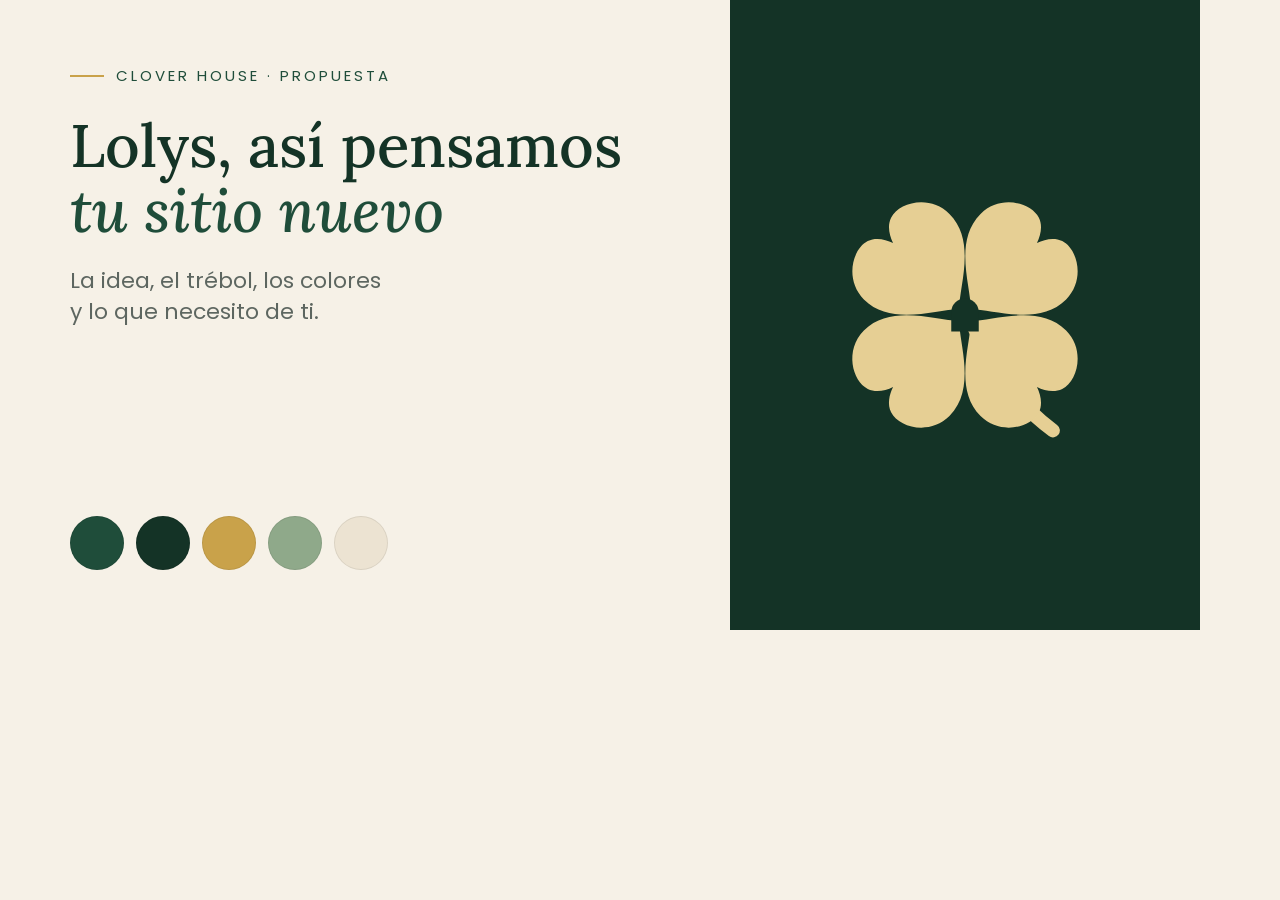
<file: diseno/og-propuesta.html>
<!doctype html><html><head><meta charset="utf-8"><style>
@font-face{font-family:Lora;src:url(../public/fuentes/lora.woff);font-weight:400 700}
@font-face{font-family:Lora;src:url(../public/fuentes/lora-italica.woff);font-style:italic;font-weight:400 700}
@font-face{font-family:Poppins;src:url(../public/fuentes/poppins-400.woff)}
@font-face{font-family:Poppins;src:url(../public/fuentes/poppins-500.woff);font-weight:500}
*{margin:0;box-sizing:border-box}body{width:1200px;height:630px;overflow:hidden;font-family:Poppins;background:#F6F1E7;color:#143326;display:grid;grid-template-columns:1fr 470px}
.izq{padding:64px 0 60px 70px;display:flex;flex-direction:column}
small{font-size:15px;letter-spacing:.2em;text-transform:uppercase;color:#1F4D3A;display:flex;gap:12px;align-items:center}small:before{content:"";width:34px;height:2px;background:#C9A24A}
h1{font:500 60px/1.08 Lora;margin-top:26px}h1 em{color:#1F4D3A}
p{font-size:22px;color:#5D6660;margin-top:22px;line-height:1.45}
.pal{display:flex;gap:12px;margin-top:auto}.pal i{width:54px;height:54px;border-radius:50%;box-shadow:inset 0 0 0 1px rgba(0,0,0,.08)}
.der{background:#143326;display:grid;place-items:center}.der svg{width:330px;height:330px;color:#E6CF94}
</style></head><body>
<div class="izq"><small>Clover House · Propuesta</small>
<h1>Lolys, así pensamos<br><em>tu sitio nuevo</em></h1>
<p>La idea, el trébol, los colores<br>y lo que necesito de ti.</p>
<div class="pal"><i style="background:#1F4D3A"></i><i style="background:#143326"></i><i style="background:#C9A24A"></i><i style="background:#8FA98A"></i><i style="background:#ECE3D2"></i></div></div>
<div class="der"><svg viewBox="-60 -60 120 120"><path d="M3,4 C10,18 17,31 32,42" fill="none" stroke="currentColor" stroke-width="5" stroke-linecap="round"/><g fill="currentColor"><path transform="rotate(-45)" d="M0,-3 C-6,-9 -22,-16 -22,-30 C-22,-40 -12,-46 -6,-44 C-3,-43 -1,-40 0,-37 C1,-40 3,-43 6,-44 C12,-46 22,-40 22,-30 C22,-16 6,-9 0,-3Z"/><path transform="rotate(45)" d="M0,-3 C-6,-9 -22,-16 -22,-30 C-22,-40 -12,-46 -6,-44 C-3,-43 -1,-40 0,-37 C1,-40 3,-43 6,-44 C12,-46 22,-40 22,-30 C22,-16 6,-9 0,-3Z"/><path transform="rotate(135)" d="M0,-3 C-6,-9 -22,-16 -22,-30 C-22,-40 -12,-46 -6,-44 C-3,-43 -1,-40 0,-37 C1,-40 3,-43 6,-44 C12,-46 22,-40 22,-30 C22,-16 6,-9 0,-3Z"/><path transform="rotate(-135)" d="M0,-3 C-6,-9 -22,-16 -22,-30 C-22,-40 -12,-46 -6,-44 C-3,-43 -1,-40 0,-37 C1,-40 3,-43 6,-44 C12,-46 22,-40 22,-30 C22,-16 6,-9 0,-3Z"/></g><path d="M-5,6 V-1 A5,5 0 0 1 5,-1 V6 Z" fill="#143326"/></svg></div>
</body></html>
</file>
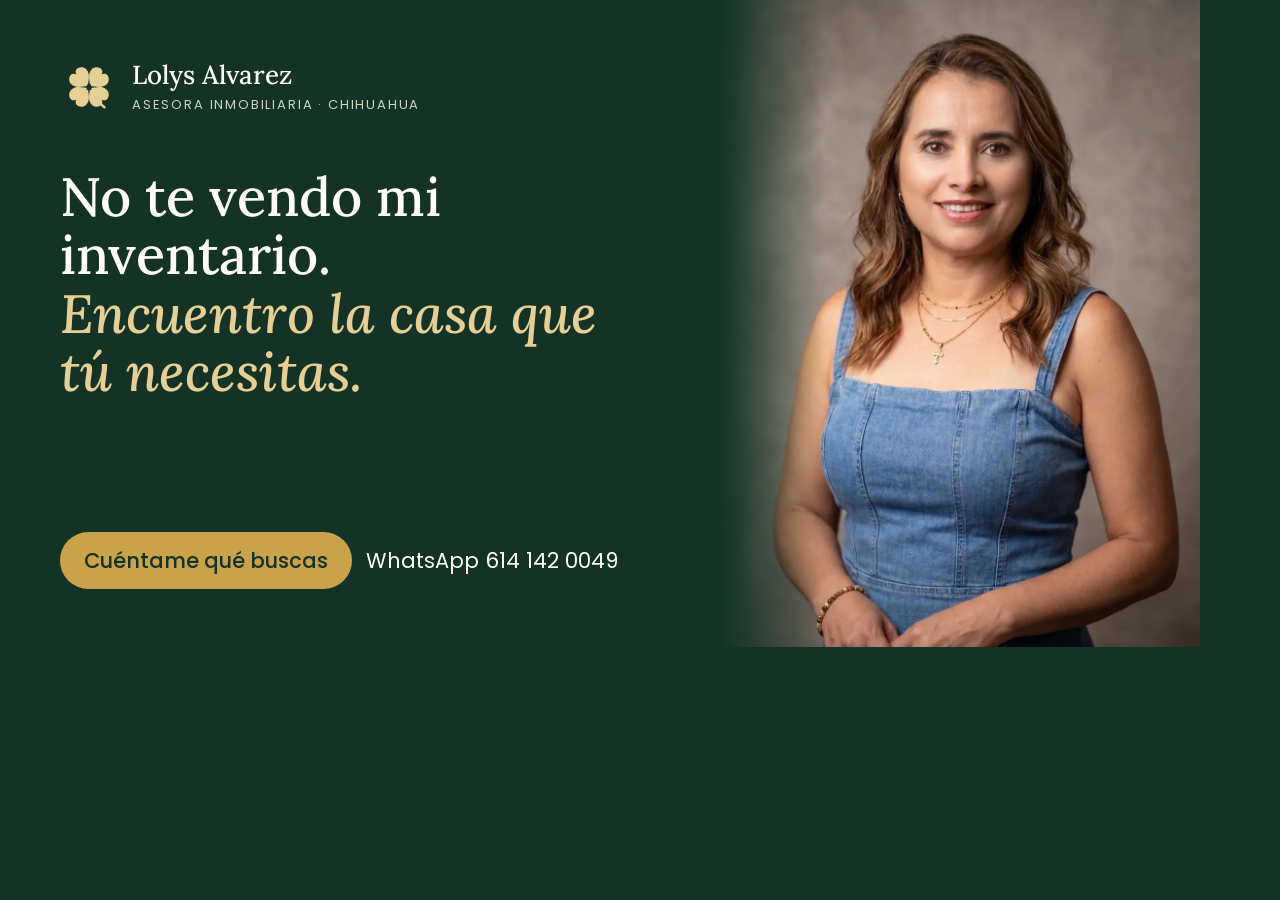
<file: diseno/og.html>
<!doctype html><html><head><meta charset="utf-8"><style>
@font-face{font-family:Lora;src:url(../public/fuentes/lora.woff);font-weight:400 700}
@font-face{font-family:Lora;src:url(../public/fuentes/lora-italica.woff);font-style:italic;font-weight:400 700}
@font-face{font-family:Poppins;src:url(../public/fuentes/poppins-400.woff)}
@font-face{font-family:Poppins;src:url(../public/fuentes/poppins-500.woff);font-weight:500}
*{margin:0;box-sizing:border-box}body{width:1200px;height:630px;overflow:hidden;font-family:Poppins;background:#143326;color:#FFFDF8;display:grid;grid-template-columns:720px 480px}
.izq{padding:58px 60px;display:flex;flex-direction:column;position:relative}
.marca{display:flex;align-items:center;gap:14px}.marca svg{width:58px;height:58px;color:#E6CF94}
.marca b{font:500 26px Lora;display:block}.marca small{font-size:13px;letter-spacing:.14em;text-transform:uppercase;color:#C9D6C4}
h1{font:500 54px/1.08 Lora;margin-top:52px}h1 em{color:#E6CF94}
p{margin-top:auto;display:flex;gap:14px;align-items:center;font-size:21px}
.wa{background:#C9A24A;color:#143326;font-weight:500;padding:13px 24px;border-radius:999px}
.der{position:relative}.der img{width:100%;height:100%;object-fit:cover;object-position:50% 18%}
.der:before{content:"";position:absolute;inset:0;background:linear-gradient(90deg,#143326 0,transparent 22%)}
</style></head><body>
<div class="izq"><div class="marca"><svg viewBox="-60 -60 120 120"><path d="M3,4 C10,18 17,31 32,42" fill="none" stroke="currentColor" stroke-width="5" stroke-linecap="round"/><g fill="currentColor"><path transform="rotate(-45)" d="M0,-3 C-6,-9 -22,-16 -22,-30 C-22,-40 -12,-46 -6,-44 C-3,-43 -1,-40 0,-37 C1,-40 3,-43 6,-44 C12,-46 22,-40 22,-30 C22,-16 6,-9 0,-3Z"/><path transform="rotate(45)" d="M0,-3 C-6,-9 -22,-16 -22,-30 C-22,-40 -12,-46 -6,-44 C-3,-43 -1,-40 0,-37 C1,-40 3,-43 6,-44 C12,-46 22,-40 22,-30 C22,-16 6,-9 0,-3Z"/><path transform="rotate(135)" d="M0,-3 C-6,-9 -22,-16 -22,-30 C-22,-40 -12,-46 -6,-44 C-3,-43 -1,-40 0,-37 C1,-40 3,-43 6,-44 C12,-46 22,-40 22,-30 C22,-16 6,-9 0,-3Z"/><path transform="rotate(-135)" d="M0,-3 C-6,-9 -22,-16 -22,-30 C-22,-40 -12,-46 -6,-44 C-3,-43 -1,-40 0,-37 C1,-40 3,-43 6,-44 C12,-46 22,-40 22,-30 C22,-16 6,-9 0,-3Z"/></g><path d="M-5,6 V-1 A5,5 0 0 1 5,-1 V6 Z" fill="#143326"/></svg><span><b>Lolys Alvarez</b><small>Asesora inmobiliaria · Chihuahua</small></span></div>
<h1>No te vendo mi inventario.<br><em>Encuentro la casa que tú necesitas.</em></h1>
<p><span class="wa">Cuéntame qué buscas</span> WhatsApp 614 142 0049</p></div>
<div class="der"><img src="../public/img/lolys.webp"></div>
</body></html>
</file>
